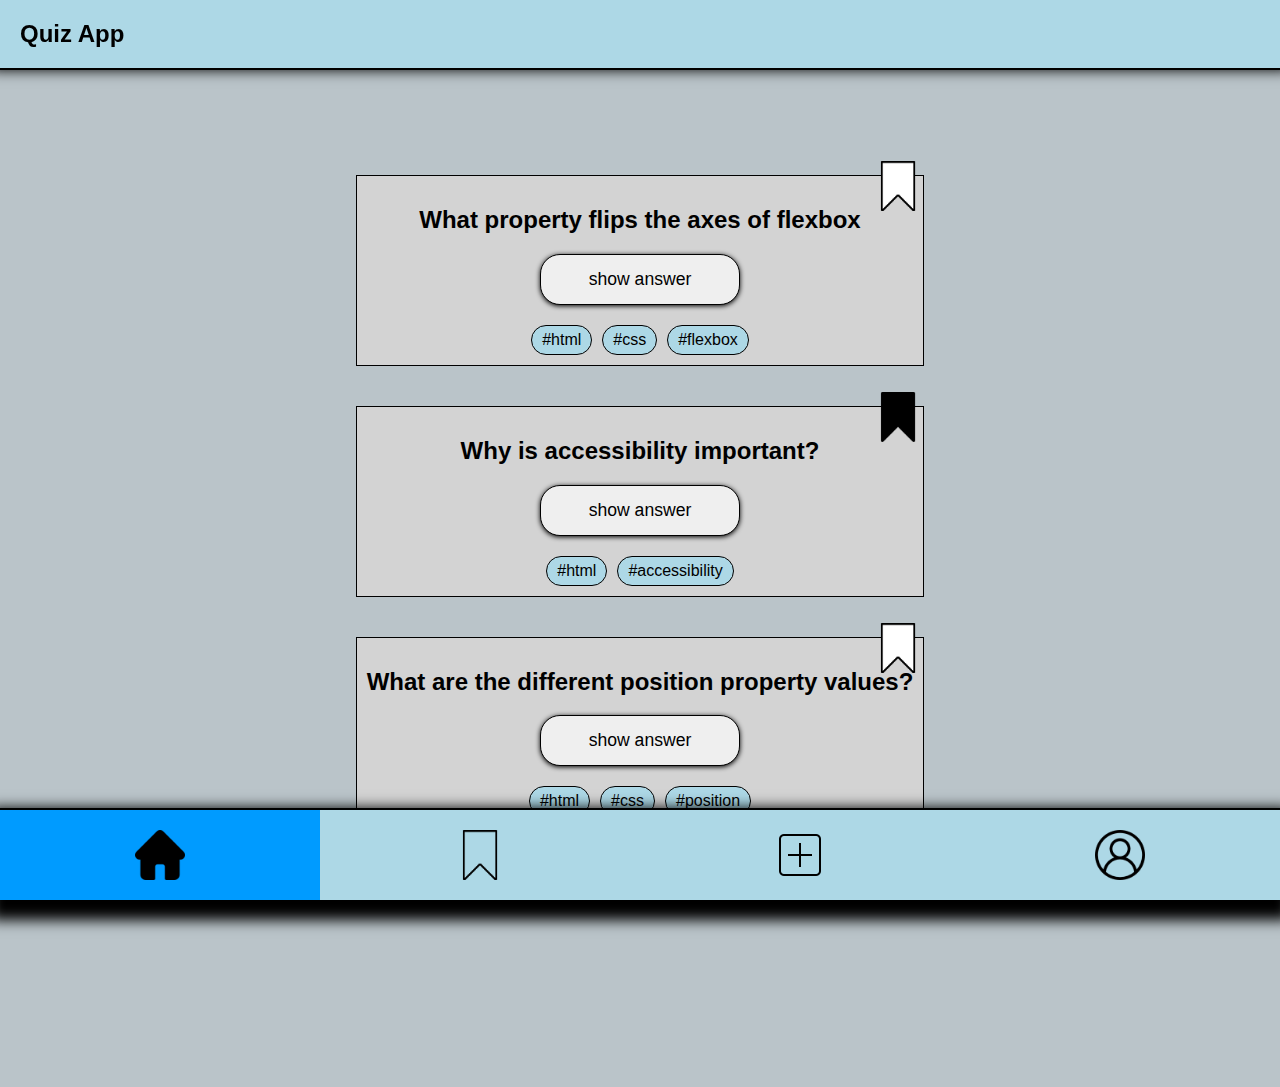
<file: index.html>
<!DOCTYPE html>
<html lang="en">
  <head>
    <meta charset="UTF-8" />
    <meta http-equiv="X-UA-Compatible" content="IE=edge" />
    <meta name="viewport" content="width=device-width, initial-scale=1.0" />
    <title>Document</title>
    <link rel="stylesheet" href="./styles.css" />
  </head>
  <body class="body">
    <header>
      <h1>Quiz App</h1>
    </header>
    <main>
      <section class="question-card">
        <img
          class="question-card__icon"
          data-js="question-card-icon"
          src="./assets/bookmark.png"
          alt="bookmark"
        />
        <h2 class="question-card__title">
          What property flips the axes of flexbox
        </h2>
        <button class="question-card__button" data-js="question-button">
          show answer
        </button>
        <p class="question-card__answer">flex-direction</p>
        <div class="question-card__tags">
          <div class="question-card__tag">#html</div>
          <div class="question-card__tag">#css</div>
          <div class="question-card__tag">#flexbox</div>
        </div>
      </section>
      <section class="question-card">
        <img
          class="question-card__icon question-card__icon--active"
          data-js="question-card-icon"
          src="./assets/bookmark_filled.png"
          alt="bookmark filled"
        />
        <h2 class="question-card__title">Why is accessibility important?</h2>
        <button class="question-card__button" data-js="question-button">
          show answer
        </button>
        <p class="question-card__answer"></p>
        <div class="question-card__tags">
          <div class="question-card__tag">#html</div>
          <div class="question-card__tag">#accessibility</div>
        </div>
      </section>
      <section class="question-card">
        <img
          class="question-card__icon"
          data-js="question-card-icon"
          src="./assets/bookmark.png"
          alt="bookmark"
        />
        <h2 class="question-card__title">
          What are the different position property values?
        </h2>
        <button class="question-card__button" data-js="question-button">
          show answer
        </button>
        <p class="question-card__answer"></p>
        <div class="question-card__tags">
          <div class="question-card__tag">#html</div>
          <div class="question-card__tag">#css</div>
          <div class="question-card__tag">#position</div>
        </div>
      </section>
    </main>
    <footer class="footer">
      <a href="index.html" class="footer__link footer__link--active">
        <img
          class="footer__icon footer__icon--filled"
          src="./assets/home_filled.png"
          alt="home filled"
        />
      </a>
      <a href="bookmark.html" class="footer__link">
        <img
          class="footer__icon"
          src="./assets/bookmark_transparent.png"
          alt="bookmark"
        />
      </a>
      <a href="form.html" class="footer__link">
        <img class="footer__icon" src="./assets/add.png" alt="add question" />
      </a>
      <a href="profile.html" class="footer__link">
        <img class="footer__icon" src="./assets/profile.png" alt="profile" />
      </a>
    </footer>
    <script src="./js/index.js"></script>
  </body>
</html>
</file>
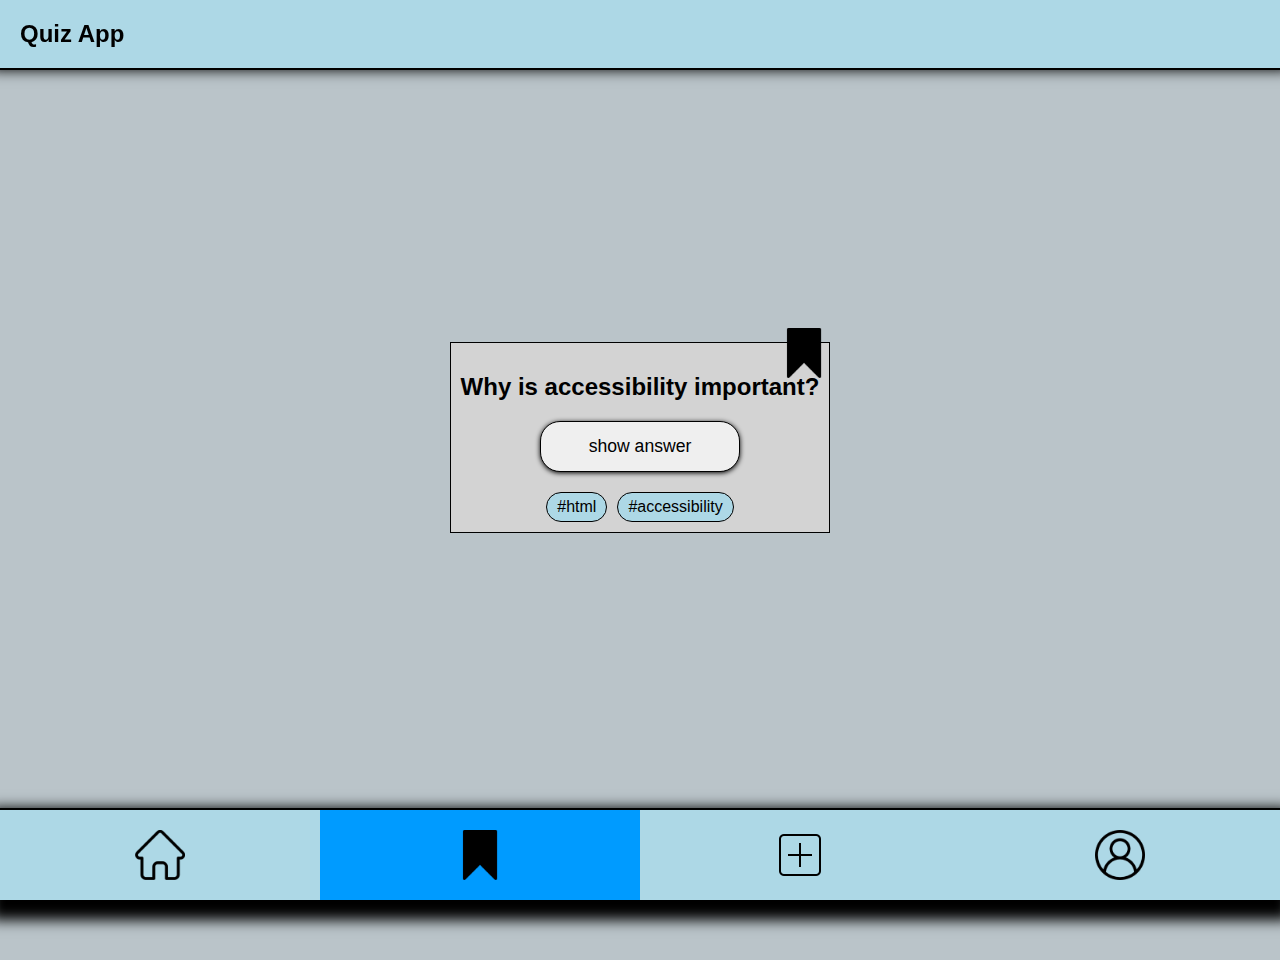
<file: bookmark.html>
<!DOCTYPE html>
<html lang="en">
  <head>
    <meta charset="UTF-8" />
    <meta http-equiv="X-UA-Compatible" content="IE=edge" />
    <meta name="viewport" content="width=device-width, initial-scale=1.0" />
    <title>Document</title>
    <link rel="stylesheet" href="./styles.css" />
  </head>
  <body>
    <header>
      <h1>Quiz App</h1>
    </header>
    <main>
      <section class="question-card">
        <img
          class="question-card__icon question-card__icon--active"
          src="./assets/bookmark_filled.png"
          alt="bookmark filled"
        />
        <h2 class="question-card__question">Why is accessibility important?</h2>
        <button class="question-card__button">show answer</button>
        <p class="question-card__answer">
          Accessibility allows people with disabilities to actively participate
          in our society.
        </p>
        <div class="question-card__tags">
          <div class="question-card__tag">#html</div>
          <div class="question-card__tag">#accessibility</div>
        </div>
      </section>
    </main>
    <footer class="footer">
      <a href="index.html" class="footer__link">
        <img class="footer__icon" src="./assets/home.png" alt="home" />
      </a>
      <a href="bookmark.html" class="footer__link footer__link--active">
        <img
          class="footer__icon"
          src="./assets/bookmark_filled.png"
          alt="bookmark filled"
        />
      </a>
      <a href="form.html" class="footer__link">
        <img class="footer__icon" src="./assets/add.png" alt="add question" />
      </a>
      <a href="profile.html" class="footer__link">
        <img class="footer__icon" src="./assets/profile.png" alt="profile" />
      </a>
    </footer>
  </body>
</html>
</file>
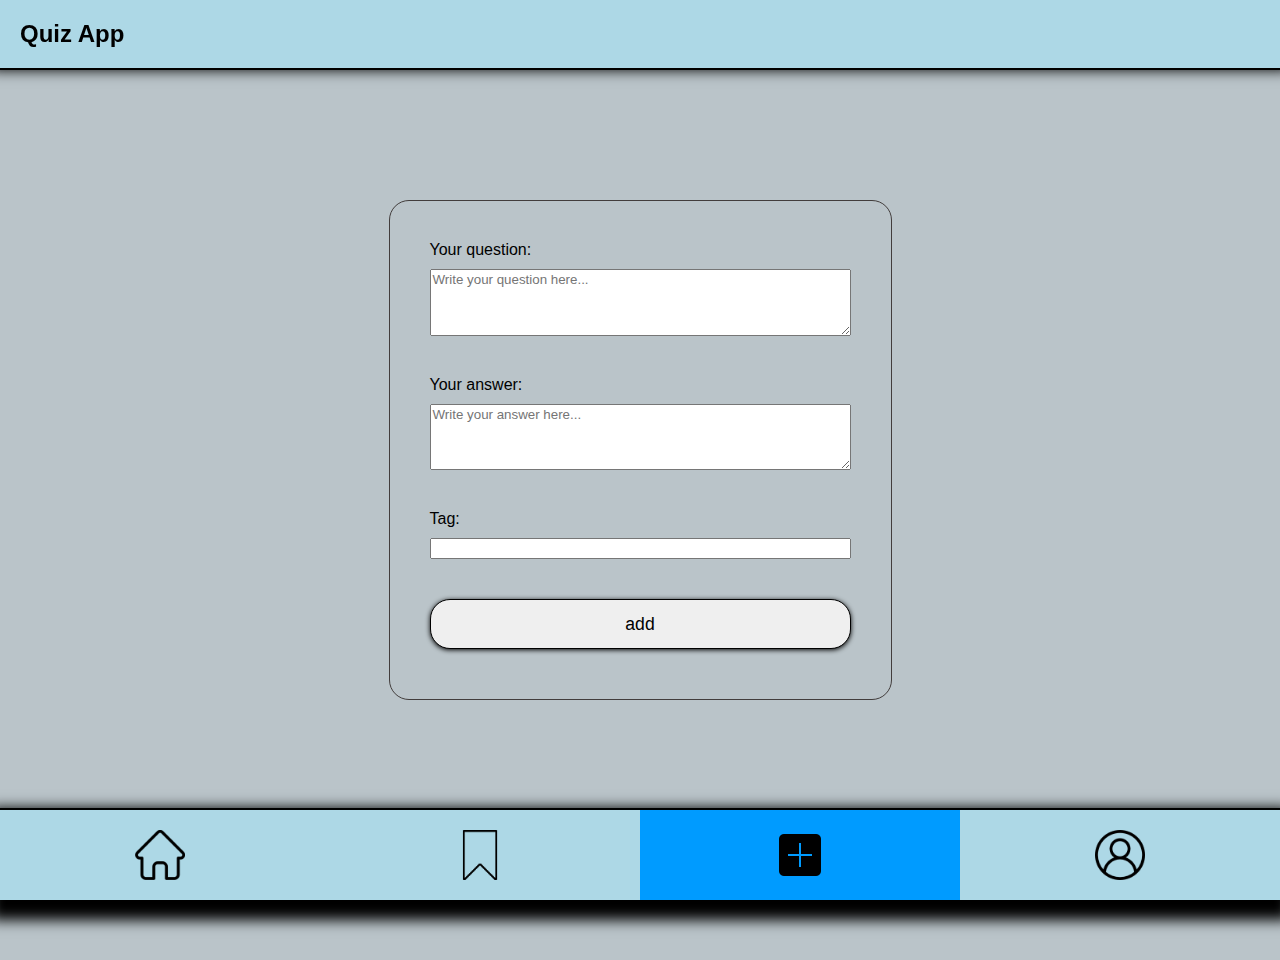
<file: form.html>
<!DOCTYPE html>
<html lang="en">
  <head>
    <meta charset="UTF-8" />
    <meta http-equiv="X-UA-Compatible" content="IE=edge" />
    <meta name="viewport" content="width=device-width, initial-scale=1.0" />
    <title>Document</title>
    <link rel="stylesheet" href="./styles.css" />
  </head>
  <body>
    <header>
      <h1>Quiz App</h1>
    </header>
    <main class="main-content__form">
      <form name='form' class="form" data-js="form" action="">
        <label name="question" for="question">Your question:</label>
        <textarea
          id="question"
          name="question"
          rows="4"
          cols="50"
          placeholder="Write your question here..."
        ></textarea>
        <label name="answer" for="answer">Your answer:</label>
        <textarea
          id="answer"
          name="answer"
          rows="4"
          cols="50"
          placeholder="Write your answer here..."
        ></textarea>
        <label for="tag">Tag:</label>
        <input type="text" name="tag" id="tag" />
        <input name="form__button" class="form__button" type="submit" value="add" />
      </form>
    </main>
    <footer class="footer">
      <a href="index.html" class="footer__link">
        <img class="footer__icon" src="./assets/home.png" alt="home" />
      </a>
      </a>
      <a href="bookmark.html" class="footer__link">
        <img
          class="footer__icon"
          src="./assets/bookmark_transparent.png"
          alt="bookmark"
        />
      </a>
      <a href="form.html" class="footer__link footer__link--active">
        <img
          class="footer__icon"
          src="./assets/add_filled.png"
          alt="add question"
        />
      </a>
      <a href="profile.html" class="footer__link">
        <img class="footer__icon" src="./assets/profile.png" alt="profile" />
      </a>
    </footer>
    <script src="./js/form.js"></script>
  </body>
</html>
</file>
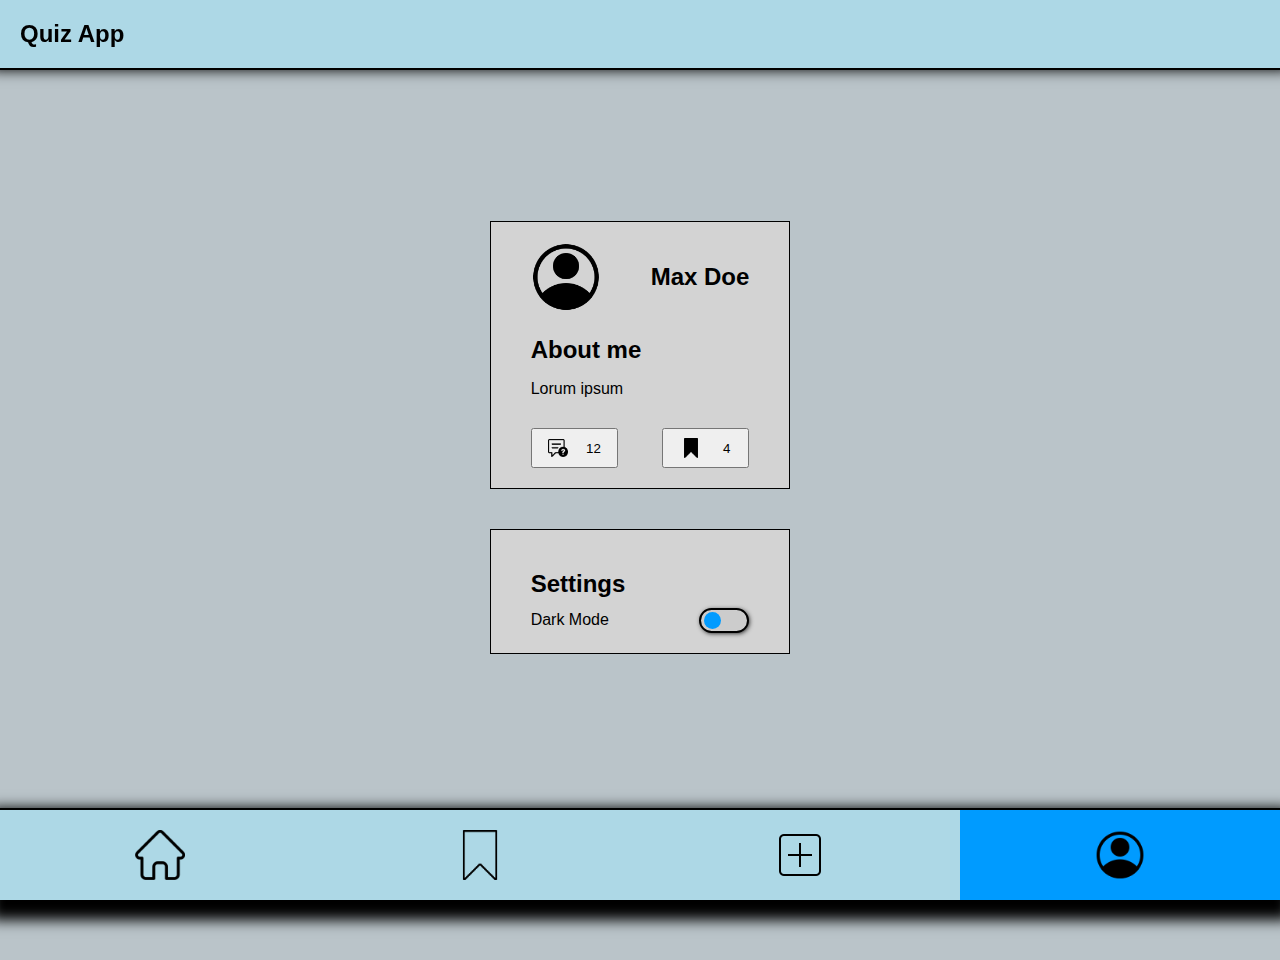
<file: profile.html>
<!DOCTYPE html>
<html lang="en">
  <head>
    <meta charset="UTF-8" />
    <meta http-equiv="X-UA-Compatible" content="IE=edge" />
    <meta name="viewport" content="width=device-width, initial-scale=1.0" />
    <title>Document</title>
    <link rel="stylesheet" href="./styles.css" />
    <script src="./js/profile.js" defer></script>

  </head>
  <body>
    <header>
      <h1>Quiz App</h1>
    </header>
    <main>
      <section class="profile">
        <div class="profile__name-wrapper">
          <img
            class="profile__icon active"
            src="./assets/profile_filled.png"
            alt="profile filled"
          />
          <h2 class="profile__name">Max Doe</h2>
        </div>
        <h3 class="profile__about-me-header">About me</h3>
        <p class="profile__about-me-content">Lorum ipsum</p>
        <div class="profile__button-wrapper">
          <button class="profile__question-button">
            <img src="./assets/question.png" />
            <span>12</span>
          </button>
          <button class="profile__bookmark-button">
            <img src="./assets/bookmark_filled.png" />
            <span>4</span>
          </button>
        </div>
      </section>
      <section class="settings">
        <h2 class="settings__title">Settings</h2>
        <div class="settings__dark-mode-wrapper">
          <label for="dark-mode" class="settings__dark-mode-label"
            >Dark Mode</label
          >
          <div class="switch-container">
            <input id="dark-mode" type="checkbox" id="mode" />
            <div class="switch"></div>
            <label class="label" for="mode">
          </div>
        </div>
      </section>
    </main>
    <footer class="footer">
      <a href="index.html" class="footer__link">
        <img class="footer__icon" src="./assets/home.png" alt="home" />
      </a>
      <a href="bookmark.html" class="footer__link">
        <img
          class="footer__icon"
          src="./assets/bookmark_transparent.png"
          alt="bookmark"
        />
      </a>
      <a href="form.html" class="footer__link">
        <img class="footer__icon" src="./assets/add.png" alt="add question" />
      </a>
      <a href="profile.html" class="footer__link footer__link--active">
        <img
          class="footer__icon"
          src="./assets/profile_filled.png"
          alt="profile"
        />
      </a>
    </footer>
  </body>
</html>
</file>
<file: styles.css>
@import "./css/global.css";
@import "./css/components.css";
@import "./css/pages-home.css";
@import "./css/pages-profile.css";
@import "./css/form.css";
</file>
